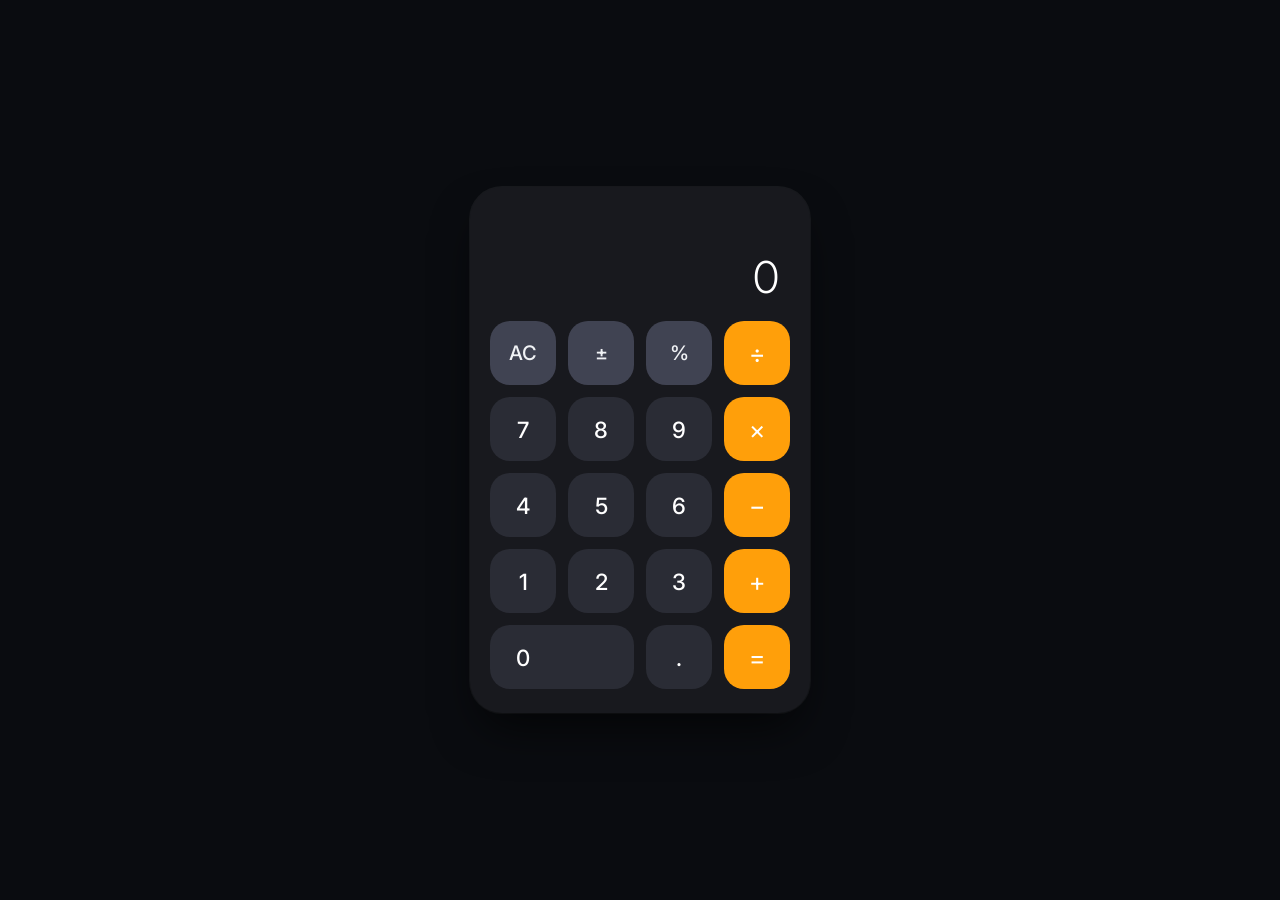
<file: index.html>
<!DOCTYPE html>
<html lang="en">
<head>
  <meta charset="UTF-8" />
  <meta name="viewport" content="width=device-width, initial-scale=1.0" />
  <meta name="description" content="A modern, minimalist dark-mode calculator built with HTML, CSS Grid, and vanilla JavaScript." />
  <title>Minimalist iOS-Style Calculator</title>
  
  <!-- Modern Font: Inter -->
  <link rel="preconnect" href="https://fonts.googleapis.com" />
  <link rel="preconnect" href="https://fonts.gstatic.com" crossorigin />
  <link href="https://fonts.googleapis.com/css2?family=Inter:wght@300;400;500;600&display=swap" rel="stylesheet" />

  <!-- External Stylesheet -->
  <link rel="stylesheet" href="style.css" />

  <!-- External JavaScript (loaded with defer so the HTML finishes parsing first) -->
  <script src="script.js" defer></script>
</head>
<body>

  <!-- Main Calculator Container -->
  <main class="calculator" role="region" aria-label="Calculator">

    <!-- 1. Display Screen (Shows current and previous calculation) -->
    <div class="calculator-display" aria-live="polite">
      <!-- Secondary display for the previous number and selected operator -->
      <div class="previous-operand" id="previousOperand" aria-label="Previous input"></div>
      <!-- Primary display for the current number being typed or the final result -->
      <div class="current-operand" id="currentOperand" aria-label="Current result">0</div>
    </div>

    <!-- 2. Keypad Grid (Built using CSS Grid) -->
    <div class="calculator-grid">
      <!-- Row 1: Function Keys & Divide -->
      <button class="btn btn-function" data-action="clear" aria-label="All Clear">AC</button>
      <button class="btn btn-function" data-action="toggle-sign" aria-label="Toggle positive or negative">±</button>
      <button class="btn btn-function" data-action="percent" aria-label="Percentage">%</button>
      <button class="btn btn-operator" data-operator="÷" aria-label="Divide">÷</button>

      <!-- Row 2: Numbers 7, 8, 9 & Multiply -->
      <button class="btn btn-number" data-number="7">7</button>
      <button class="btn btn-number" data-number="8">8</button>
      <button class="btn btn-number" data-number="9">9</button>
      <button class="btn btn-operator" data-operator="×" aria-label="Multiply">×</button>

      <!-- Row 3: Numbers 4, 5, 6 & Subtract -->
      <button class="btn btn-number" data-number="4">4</button>
      <button class="btn btn-number" data-number="5">5</button>
      <button class="btn btn-number" data-number="6">6</button>
      <button class="btn btn-operator" data-operator="−" aria-label="Subtract">−</button>

      <!-- Row 4: Numbers 1, 2, 3 & Add -->
      <button class="btn btn-number" data-number="1">1</button>
      <button class="btn btn-number" data-number="2">2</button>
      <button class="btn btn-number" data-number="3">3</button>
      <button class="btn btn-operator" data-operator="+" aria-label="Add">+</button>

      <!-- Row 5: 0 (spans 2 columns), Decimal Point & Equals -->
      <button class="btn btn-number btn-zero" data-number="0">0</button>
      <button class="btn btn-number" data-action="decimal" aria-label="Decimal point">.</button>
      <button class="btn btn-operator btn-equals" data-action="equals" aria-label="Calculate equals">=</button>
    </div>

  </main>

</body>
</html>
</file>
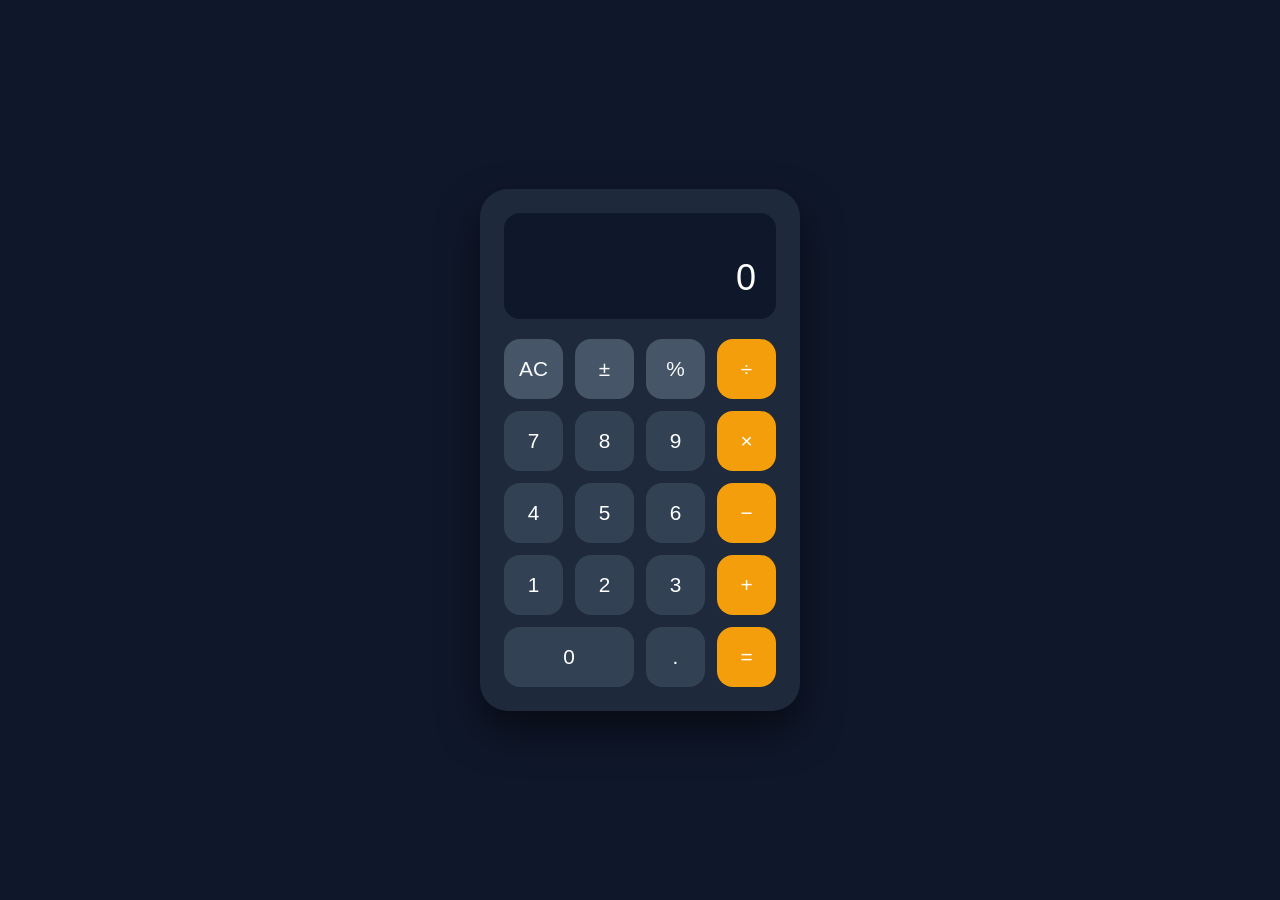
<file: calculator.html>
<!DOCTYPE html>
<html lang="en">
<head>
  <meta charset="UTF-8" />
  <meta name="viewport" content="width=device-width, initial-scale=1.0" />
  <title>Minimalist Dark Mode Calculator</title>

  <style>
    /* --------------------------------------------------------------------------
       1. STYLING & CSS GRID LAYOUT
       -------------------------------------------------------------------------- */
    * {
      box-sizing: border-box;
      margin: 0;
      padding: 0;
      font-family: -apple-system, BlinkMacSystemFont, "Segoe UI", Roboto, sans-serif;
    }

    body {
      background-color: #0f172a; /* Dark background */
      display: flex;
      justify-content: center;
      align-items: center;
      min-height: 100vh;
      user-select: none;
    }

    /* Calculator Shell */
    .calculator {
      background-color: #1e293b;
      padding: 24px;
      border-radius: 28px;
      box-shadow: 0 20px 40px rgba(0, 0, 0, 0.5);
      width: 100%;
      max-width: 320px;
    }

    /* Screen Display */
    .display {
      background-color: #0f172a;
      border-radius: 16px;
      padding: 20px;
      text-align: right;
      margin-bottom: 20px;
      overflow: hidden;
    }

    .display-history {
      font-size: 0.9rem;
      color: #94a3b8;
      min-height: 20px;
      margin-bottom: 4px;
    }

    .display-current {
      font-size: 2.25rem;
      font-weight: 300;
      color: #ffffff;
      word-break: break-all;
    }

    /* CSS Grid Keypad (4 columns) */
    .keypad {
      display: grid;
      grid-template-columns: repeat(4, 1fr);
      gap: 12px;
    }

    /* Button Styling */
    button {
      height: 60px;
      border: none;
      outline: none;
      border-radius: 16px;
      font-size: 1.3rem;
      font-weight: 500;
      cursor: pointer;
      transition: background-color 0.15s ease, transform 0.08s ease;
    }

    button:active {
      transform: scale(0.94); /* Press bounce effect */
    }

    /* Number Keys (0-9) */
    .btn-number {
      background-color: #334155;
      color: #ffffff;
    }
    .btn-number:hover {
      background-color: #475569;
    }

    /* Function Keys (C, ±, %) */
    .btn-function {
      background-color: #475569;
      color: #f8fafc;
    }
    .btn-function:hover {
      background-color: #64748b;
    }

    /* Operator Keys (+, -, *, /, =) */
    .btn-operator {
      background-color: #f59e0b; /* Amber orange */
      color: #ffffff;
    }
    .btn-operator:hover {
      background-color: #d97706;
    }

    /* Zero key spans 2 columns */
    .btn-zero {
      grid-column: span 2;
    }
  </style>
</head>
<body>

  <!-- ------------------------------------------------------------------------
       2. HTML STRUCTURE
       ------------------------------------------------------------------------ -->
  <div class="calculator">
    
    <!-- Screen Display -->
    <div class="display">
      <div id="historyDisplay" class="display-history"></div>
      <div id="currentDisplay" class="display-current">0</div>
    </div>

    <!-- 4x5 Keypad Grid -->
    <div class="keypad">
      <!-- Row 1 -->
      <button class="btn-function" onclick="clearCalculator()">AC</button>
      <button class="btn-function" onclick="toggleSign()">±</button>
      <button class="btn-function" onclick="makePercentage()">%</button>
      <button class="btn-operator" onclick="chooseOperator('÷')">÷</button>

      <!-- Row 2 -->
      <button class="btn-number" onclick="appendNumber('7')">7</button>
      <button class="btn-number" onclick="appendNumber('8')">8</button>
      <button class="btn-number" onclick="appendNumber('9')">9</button>
      <button class="btn-operator" onclick="chooseOperator('×')">×</button>

      <!-- Row 3 -->
      <button class="btn-number" onclick="appendNumber('4')">4</button>
      <button class="btn-number" onclick="appendNumber('5')">5</button>
      <button class="btn-number" onclick="appendNumber('6')">6</button>
      <button class="btn-operator" onclick="chooseOperator('−')">−</button>

      <!-- Row 4 -->
      <button class="btn-number" onclick="appendNumber('1')">1</button>
      <button class="btn-number" onclick="appendNumber('2')">2</button>
      <button class="btn-number" onclick="appendNumber('3')">3</button>
      <button class="btn-operator" onclick="chooseOperator('+')">+</button>

      <!-- Row 5 -->
      <button class="btn-number btn-zero" onclick="appendNumber('0')">0</button>
      <button class="btn-number" onclick="appendDecimal()">.</button>
      <button class="btn-operator" onclick="calculate()">=</button>
    </div>

  </div>

  <!-- ------------------------------------------------------------------------
       3. JAVASCRIPT LOGIC
       ------------------------------------------------------------------------ -->
  <script>
    // Grab the screen elements from HTML
    const currentDisplay = document.getElementById('currentDisplay');
    const historyDisplay = document.getElementById('historyDisplay');

    // Calculator memory (State)
    let currentNumber = '0';
    let previousNumber = '';
    let selectedOperator = null;
    let shouldResetScreen = false;

    // 1. Append a number when a digit is clicked
    function appendNumber(num) {
      if (shouldResetScreen) {
        currentNumber = '';
        shouldResetScreen = false;
      }

      // Avoid typing multiple leading zeroes
      if (currentNumber === '0' && num === '0') return;

      // Replace initial 0 with the typed digit
      if (currentNumber === '0') {
        currentNumber = num;
      } else {
        currentNumber += num;
      }
      updateScreen();
    }

    // 2. Append a decimal point (.) safely
    function appendDecimal() {
      if (shouldResetScreen) {
        currentNumber = '0';
        shouldResetScreen = false;
      }
      // Only allow one decimal point
      if (!currentNumber.includes('.')) {
        currentNumber += '.';
      }
      updateScreen();
    }

    // 3. Select an operator (+, −, ×, ÷)
    function chooseOperator(operator) {
      // If user chains operations (e.g. 5 + 3 + ...), calculate intermediate result first
      if (previousNumber !== '' && !shouldResetScreen) {
        calculate();
      }

      selectedOperator = operator;
      previousNumber = currentNumber;
      shouldResetScreen = true;
      updateScreen();
    }

    // 4. Perform calculation without unsafe eval()
    function calculate() {
      if (selectedOperator === null || shouldResetScreen) return;

      const prev = parseFloat(previousNumber);
      const current = parseFloat(currentNumber);
      let result = 0;

      switch (selectedOperator) {
        case '+':
          result = prev + current;
          break;
        case '−':
          result = prev - current;
          break;
        case '×':
          result = prev * current;
          break;
        case '÷':
          if (current === 0) {
            currentNumber = 'Error';
            previousNumber = '';
            selectedOperator = null;
            shouldResetScreen = true;
            updateScreen();
            return;
          }
          result = prev / current;
          break;
        default:
          return;
      }

      // Round to prevent floating point quirks (e.g., 0.1 + 0.2 = 0.3)
      currentNumber = Math.round((result + Number.EPSILON) * 1e10) / 1e10;
      previousNumber = '';
      selectedOperator = null;
      shouldResetScreen = true;
      updateScreen();
    }

    // 5. Clear all (AC)
    function clearCalculator() {
      currentNumber = '0';
      previousNumber = '';
      selectedOperator = null;
      shouldResetScreen = false;
      updateScreen();
    }

    // 6. Flip between positive and negative (±)
    function toggleSign() {
      if (currentNumber === '0' || currentNumber === 'Error') return;
      currentNumber = (parseFloat(currentNumber) * -1).toString();
      updateScreen();
    }

    // 7. Convert to percentage (%)
    function makePercentage() {
      if (currentNumber === 'Error') return;
      currentNumber = (parseFloat(currentNumber) / 100).toString();
      updateScreen();
    }

    // 8. Refresh the numbers shown on screen
    function updateScreen() {
      currentDisplay.innerText = currentNumber;
      if (selectedOperator !== null) {
        historyDisplay.innerText = `${previousNumber} ${selectedOperator}`;
      } else {
        historyDisplay.innerText = '';
      }
    }
  </script>

</body>
</html>
</file>
<file: style.css>
/* ==========================================================================
   1. CSS VARIABLES & RESET
   ========================================================================== */
:root {
  /* Dark Minimalist / iOS Palette */
  --bg-page: #0a0c10;
  --bg-calculator: #18191e;
  --bg-display: transparent;

  /* Button Color Palettes */
  --btn-num-bg: #2a2c35;
  --btn-num-hover: #373945;
  --btn-num-active: #484b5c;
  --btn-num-text: #ffffff;

  --btn-func-bg: #404352;
  --btn-func-hover: #4e5264;
  --btn-func-active: #5f6377;
  --btn-func-text: #f0f2f5;

  --btn-op-bg: #ff9f0a;        /* Iconic iOS Amber/Orange */
  --btn-op-hover: #ffb03a;
  --btn-op-active: #e08b04;
  --btn-op-text: #ffffff;

  /* Display Text Colors */
  --text-current: #ffffff;
  --text-previous: #8b8f9f;

  /* Typography & Layout */
  --font-family: 'Inter', -apple-system, BlinkMacSystemFont, 'SF Pro Display', sans-serif;
  --radius-card: 32px;
  --radius-btn: 20px;
  --gap: 12px;
}

*,
*::before,
*::after {
  box-sizing: border-box;
  margin: 0;
  padding: 0;
}

body {
  min-height: 100vh;
  display: flex;
  align-items: center;
  justify-content: center;
  background-color: var(--bg-page);
  font-family: var(--font-family);
  padding: 1.5rem;
  user-select: none; /* Prevents accidental text selection when clicking buttons fast */
}

/* ==========================================================================
   2. CALCULATOR CARD CONTAINER
   ========================================================================== */
.calculator {
  width: 100%;
  max-width: 340px;
  background-color: var(--bg-calculator);
  border-radius: var(--radius-card);
  padding: 24px 20px 24px 20px;
  box-shadow: 
    0 24px 48px -12px rgba(0, 0, 0, 0.7),
    0 0 0 1px rgba(255, 255, 255, 0.06); /* Subtle glass border */
  display: flex;
  flex-direction: column;
}

/* ==========================================================================
   3. SCREEN DISPLAY (Current & Previous Operands)
   ========================================================================== */
.calculator-display {
  display: flex;
  flex-direction: column;
  justify-content: flex-end;
  align-items: flex-end;
  padding: 1.25rem 0.75rem;
  min-height: 110px;
  word-break: break-all;
  overflow: hidden;
}

/* Secondary history display (e.g. "125 ×") */
.previous-operand {
  font-size: 1rem;
  color: var(--text-previous);
  min-height: 1.4rem;
  letter-spacing: 0.5px;
  font-weight: 400;
  transition: color 0.2s ease;
}

/* Primary result / typing display */
.current-operand {
  font-size: 2.75rem;
  font-weight: 300;
  color: var(--text-current);
  letter-spacing: -0.5px;
  line-height: 1.1;
  transition: transform 0.1s ease;
}

/* ==========================================================================
   4. KEYPAD GRID (CSS GRID LAYOUT)
   ========================================================================== */
/*
 * CSS GRID EXPLANATION:
 * - display: grid activates grid formatting.
 * - grid-template-columns: repeat(4, 1fr) creates exactly 4 columns of equal width.
 * - gap: 12px adds consistent vertical and horizontal spacing between every key.
 */
.calculator-grid {
  display: grid;
  grid-template-columns: repeat(4, 1fr);
  gap: var(--gap);
}

/* General Button Styles */
.btn {
  height: 64px;
  border: none;
  outline: none;
  cursor: pointer;
  border-radius: var(--radius-btn);
  font-size: 1.4rem;
  font-weight: 500;
  font-family: inherit;
  display: flex;
  align-items: center;
  justify-content: center;
  transition: 
    background-color 0.15s ease, 
    transform 0.08s ease, 
    box-shadow 0.15s ease;
  -webkit-tap-highlight-color: transparent;
}

/* Tactile Click Feel (scale down slightly when pressed) */
.btn:active {
  transform: scale(0.93);
}

/* Number Keys (0-9) */
.btn-number {
  background-color: var(--btn-num-bg);
  color: var(--btn-num-text);
}

.btn-number:hover {
  background-color: var(--btn-num-hover);
}

.btn-number:active {
  background-color: var(--btn-num-active);
}

/* Function Keys (AC, ±, %) */
.btn-function {
  background-color: var(--btn-func-bg);
  color: var(--btn-func-text);
  font-size: 1.25rem;
  font-weight: 500;
}

.btn-function:hover {
  background-color: var(--btn-func-hover);
}

.btn-function:active {
  background-color: var(--btn-func-active);
}

/* Operator Keys (÷, ×, −, +, =) */
.btn-operator {
  background-color: var(--btn-op-bg);
  color: var(--btn-op-text);
  font-size: 1.6rem;
  font-weight: 400;
}

.btn-operator:hover {
  background-color: var(--btn-op-hover);
}

.btn-operator:active {
  background-color: var(--btn-op-active);
}

/* Active Operator Indicator (highlighted when selected) */
.btn-operator.is-active {
  background-color: #ffffff;
  color: var(--btn-op-bg);
}

/* The '0' Key: Spans 2 grid columns (like on iOS) */
.btn-zero {
  grid-column: span 2;
  justify-content: flex-start;
  padding-left: 26px;
}

/* Responsive adjustment for extra small mobile screens */
@media (max-width: 360px) {
  .calculator {
    padding: 16px 12px;
  }
  .btn {
    height: 56px;
    font-size: 1.2rem;
  }
  .current-operand {
    font-size: 2.2rem;
  }
}
</file>
